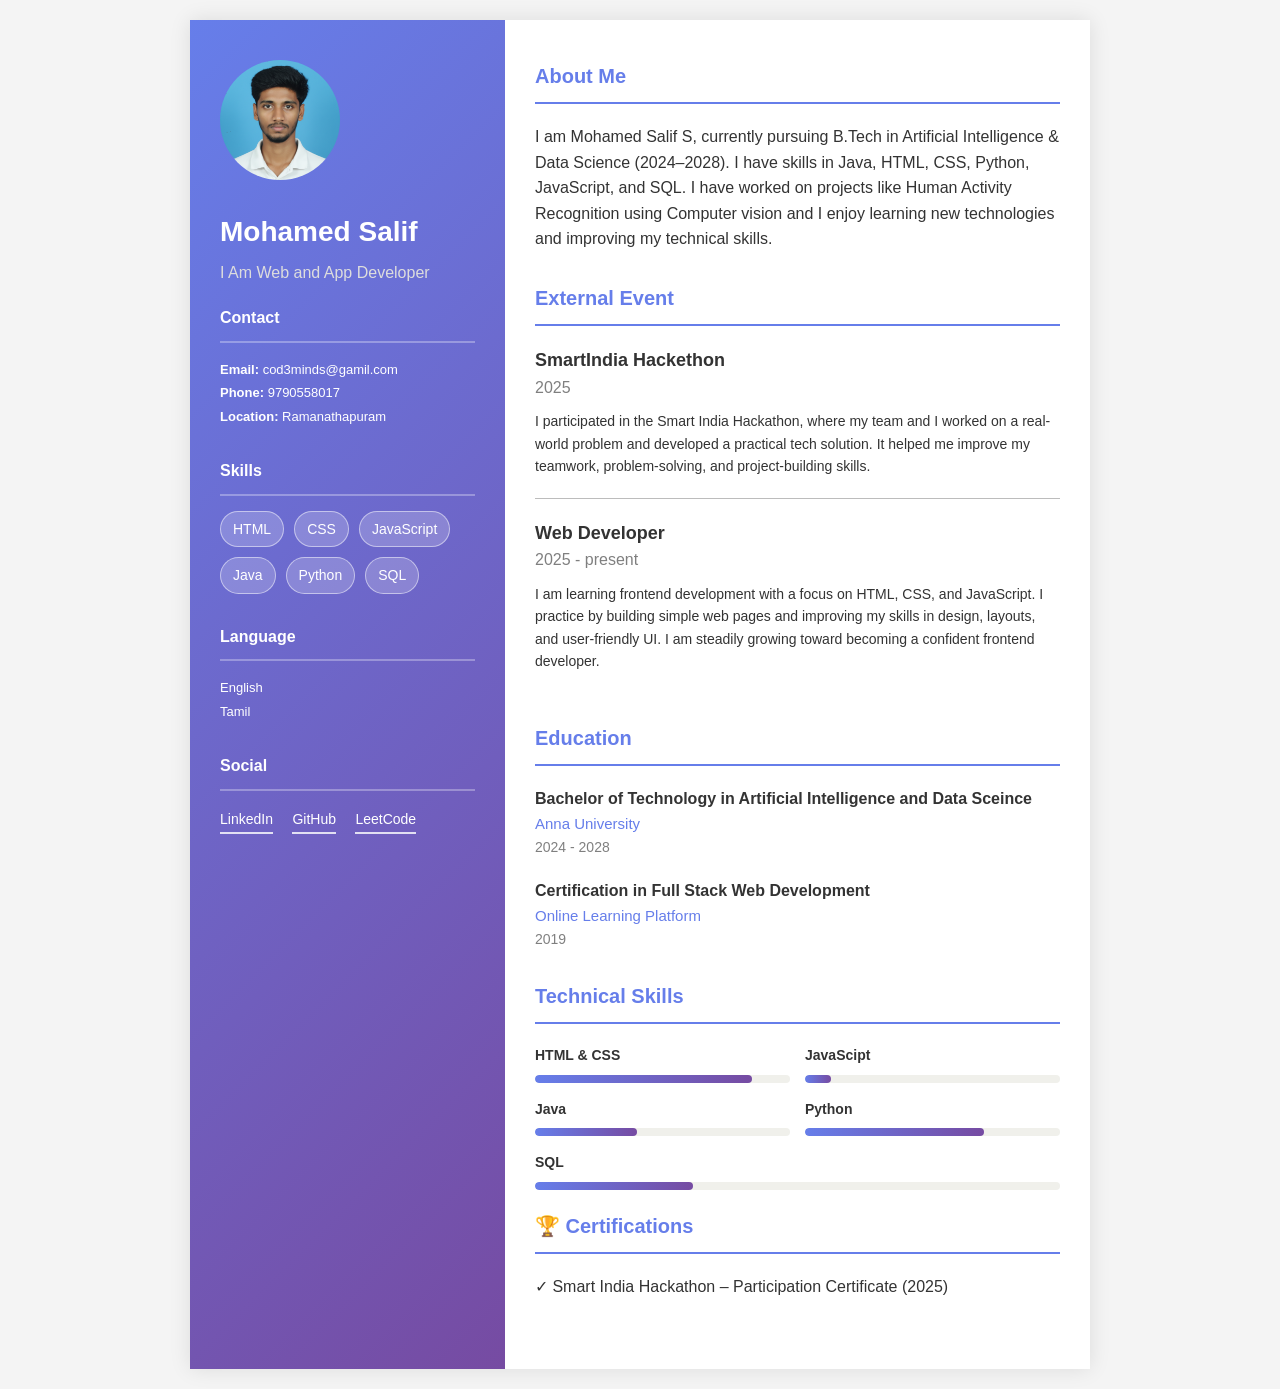
<file: index.html>
<!DOCTYPE html>
<html lang="en">
<head>
    <meta charset="UTF-8">
    <meta name="viewport" content="width=device-width, initial-scale=1.0">
    <title>CV Resume</title>
    <link rel="stylesheet" href="/style.css">
</head>
<body>
    <div class="container">
        <div class="sidebar">
            <div class="profile-img"></div>
            <h3>Mohamed Salif</h3>
            <p class="jop-title">I Am Web and App Developer</p>
        
            <div class="sidebar-section">
                <h3>Contact</h3>
                <div class="contact-info">
                    
                    <p><strong>Email:</strong> cod3minds@gamil.com</p>
                    <p><strong>Phone:</strong> 9790558017</p>
                    <p><strong>Location:</strong> Ramanathapuram</p>
                </div>
            </div>
            <div class="sidebar-section">

                <h3>Skills</h3>
                <div class="skills">
                    <span class="skill-tag">HTML</span>
                    <span class="skill-tag">CSS</span>
                    <span class="skill-tag">JavaScript</span>
                    <span class="skill-tag">Java</span>
                    <span class="skill-tag">Python</span>
                    <span class="skill-tag">SQL</span>
                </div>
            </div>
            <div class="sidebar-section">
                <h3>Language</h3>
                <div class="contact-info">
                    <p>English</p>
                    <p>Tamil</p>
                </div>
            </div>
            <div class="sidebar-section">
                <h3>Social</h3>
                <div class="social-info">
                    <a href="https://www.linkedin.com/in/mohd-salif-s/" target="_blank">LinkedIn</a>
                    <a href="https://github.com/mohdsalif-git" target="_blank">GitHub</a>
                    <a href="https://leetcode.com/u/Mohamed_Salif/" target="_blank">LeetCode</a>
                </div>
            </div>
        </div>
        <div class="main-contant">
            <div class="section">
                <h2>About Me</h2>
                <p>I am Mohamed Salif S, currently pursuing B.Tech in Artificial Intelligence & Data Science (2024–2028). I have skills in Java, HTML, CSS, Python, JavaScript, and SQL. I have worked on projects like Human Activity Recognition using Computer vision and I enjoy learning new technologies and improving my technical skills.</p>
            </div>
            <div class="section">
                <h2>External Event</h2>
                <div class="job">
                    <div class="job-header">
                        <span class="job-title-main">SmartIndia Hackethon</span>
                        <span class="job-data">2025</span>
                    </div>
                    <p class="company-name"></p>
                    <p class="job-description">I participated in the Smart India Hackathon, where my team and I worked on a real-world problem and developed a practical tech solution. It helped me improve my teamwork, problem-solving, and project-building skills.</p>
                </div>
                <div class="job">
                    <div class="job-header">
                        <span class="job-title-main">Web Developer</span>
                        <span class="job-data">2025 - present</span>
                    </div>
                    <p class="company-name"></p>
                    <p class="job-description">I am learning frontend development with a focus on HTML, CSS, and JavaScript. I practice by building simple web pages and improving my skills in design, layouts, and user-friendly UI. I am steadily growing toward becoming a confident frontend developer.</p>
                </div>
            </div>
            <div class="section">
                <h2>Education</h2>
                <div class="edu-item">
                    <div class="digree">Bachelor of Technology in Artificial Intelligence and Data Sceince</div>
                    <div class="university">Anna University</div>
                    <div class="date">2024 - 2028</div>
                </div>
                <div class="edu-item">
                    <div class="digree">Certification in Full Stack Web Development</div>
                    <div class="university">Online Learning Platform</div>
                    <div class="date">2019</div>
                </div>
            </div>
            <div class="section">
                <h2>Technical Skills</h2>

                <div class="skill-grid">
                    <div class="skill-items">
                        <div class="skill-name">HTML & CSS</div>
                        <div class="skill-bar">
                            <div class="skill-progress" style="width: 85%;"></div>
                        </div>
                    </div>
                    <div class="skill-items">
                        <div class="skill-name">JavaScipt</div>
                        <div class="skill-bar">
                            <div class="skill-progress" style="width: 10%;"></div>
                        </div>
                    </div>
                    <div class="skill-items">
                        <div class="skill-name">Java</div>
                        <div class="skill-bar">
                            <div class="skill-progress" style="width: 40%;"></div>
                        </div>
                    </div>
                    <div class="skill-items">
                        <div class="skill-name">Python</div>
                        <div class="skill-bar">
                            <div class="skill-progress" style="width: 70%;"></div>
                        </div>
                    </div>
                    <div class="skill-items">
                        <div class="skill-name">SQL</div>
                        <div class="skill-bar">
                            <div class="skill-progress" style="width: 30%;"></div>
                        </div>
                    </div>
                </div>
                <section class="section">
                    <h2>🏆 Certifications</h2>
                    <p>✓ Smart India Hackathon – Participation Certificate (2025)</p>
                </section>
            </div>
        </div>
    </div>
</body>
</html>
</file>
<file: style.css>
*{
            padding: 0;
            margin: 0;
            box-sizing: border-box;
        }
        body{
            font-family: 'Segoe UI', Tahoma, Geneva, Verdana, sans-serif;
            line-height: 1.6;
            color: #333;
            background-color: #f4f4f4;
        }
        .container{
            max-width:900px;
            margin: 20px auto;
            background-color:antiquewhite;
            box-shadow: 0 0 20px rgba(0, 0, 0, 0.1);
            display: flex;
            /* border-radius: 10px; */
        }
        .sidebar{
            width: 35%;
            background:linear-gradient(135deg, #667eea 0%, #764ba2 100%);
            color: white;
            padding: 40px 30px;
            
        }
        .sidebar .profile-img{
            width: 120px;
            height: 120px;
            background:url(/self.png);
            background-size: cover;
            border-radius: 50%;
            margin-bottom:30px;
        }
        .sidebar h3{
            font-size: 28px;
            margin-bottom: 5px;
        }
        .jop-title{
            font-size: 16px;
            color: #ddd;
            margin-bottom: 20px;
        }
        .sidebar-section{
            margin-bottom:30px;
        }
        .sidebar-section h3{
            font-size: 16px;
            margin-bottom: 15px;
            border-bottom: 2px solid rgba(255, 255, 255, 0.3);
            padding-bottom: 10px;
        }
        .contact-info {
            font-size: 13px;
            line-height: 1.8;
        }
        .skills{
            display: flex;
            flex-wrap: wrap;
            gap: 10px;
        }
        .skills .skill-tag{
            padding: 6px 12px;
            border: 1px solid rgba(255, 255, 255, 0.5);
            border-radius: 20px;
            background-color: rgba(255, 255, 255, 0.2);
            font-size: 14px;
        }
        .social-info a{
            display: inline-block;
            color: white;
            margin-right: 15px;
            font-size: 14px;
            padding-bottom: 2px;
            text-decoration: none;
            border-bottom: 2px solid rgba(255, 255, 255, 0.8);
        }
        .main-contant{
            width: 65%;
            padding: 40px 30px;
            background-color: white;
        }
        .main-contant h2{
            font-size: 20px;
            color: #667eea;
            margin-top: 0px;
            margin-bottom: 20px;
            padding-bottom: 10px;
            border-bottom: 2px solid;    
        }
        .section{
            margin-bottom: 30px;
        }
        .job{
            margin-bottom: 20px;
            padding-bottom: 20px;
            border-bottom: 1px solid rgba(88, 88, 88, 0.4);
        }
        .job:last-child{
            border: none;
        }
        .job .job-header{
            margin-bottom: 10px;
        }
        .job .job-title-main{
            font-weight: bold;
            display: block;
            font-size: 18px;
        }
        .job .job-data{
            color: rgba(0, 0, 0, 0.5);
            margin-bottom: 30px;
        }
        .company-name {
            font-size: 14px;
            color: #667eea;
            font-weight: 500;
            margin-bottom: 8px;
        }
        .job-description{
            font-size: 14px;
        }
        .edu-item{
            margin-bottom: 20px;
        }
        .edu-item .digree{
            font-weight: 600;
        }
        .edu-item .university{
            color: #667eea;
            font-size: 15px;
            font-weight: 500;
        }
        .edu-item .date{
            /* font-style: italic; */
            font-size: 14px;
            color: rgba(0, 0, 0, 0.5);
        }
        .skill-grid {
            display: flex;
            flex-wrap: wrap;
            gap: 15px;
        }
        .skill-items{
            flex:1;
            min-width: 200px;

        }
        .skill-items:last-child{
            margin-bottom: 20px;
        }
        .skill-name{
            font-size: 14px;
            font-weight: 600;
            margin-bottom: 8px;
            color: #333;
        }
        .skill-bar{
            height: 8px;
            background-color: rgb(240, 240, 235);
            border-radius: 10px;
            overflow: hidden;
        }
        .skill-progress{
            background: linear-gradient(90deg, #667eea, #764ba2);
            /* width: 100%; */
            height: 100%;
            border-radius: 10px;
        }
        @media screen and (max-width:768px){

            .container{
                flex-direction: column;
            }
            .sidebar{
                width: 100%;
            }
            .main-contant{
                width: 100%;
            }
            .skill-grid{
                flex-direction: column;
            }
        }
</file>
